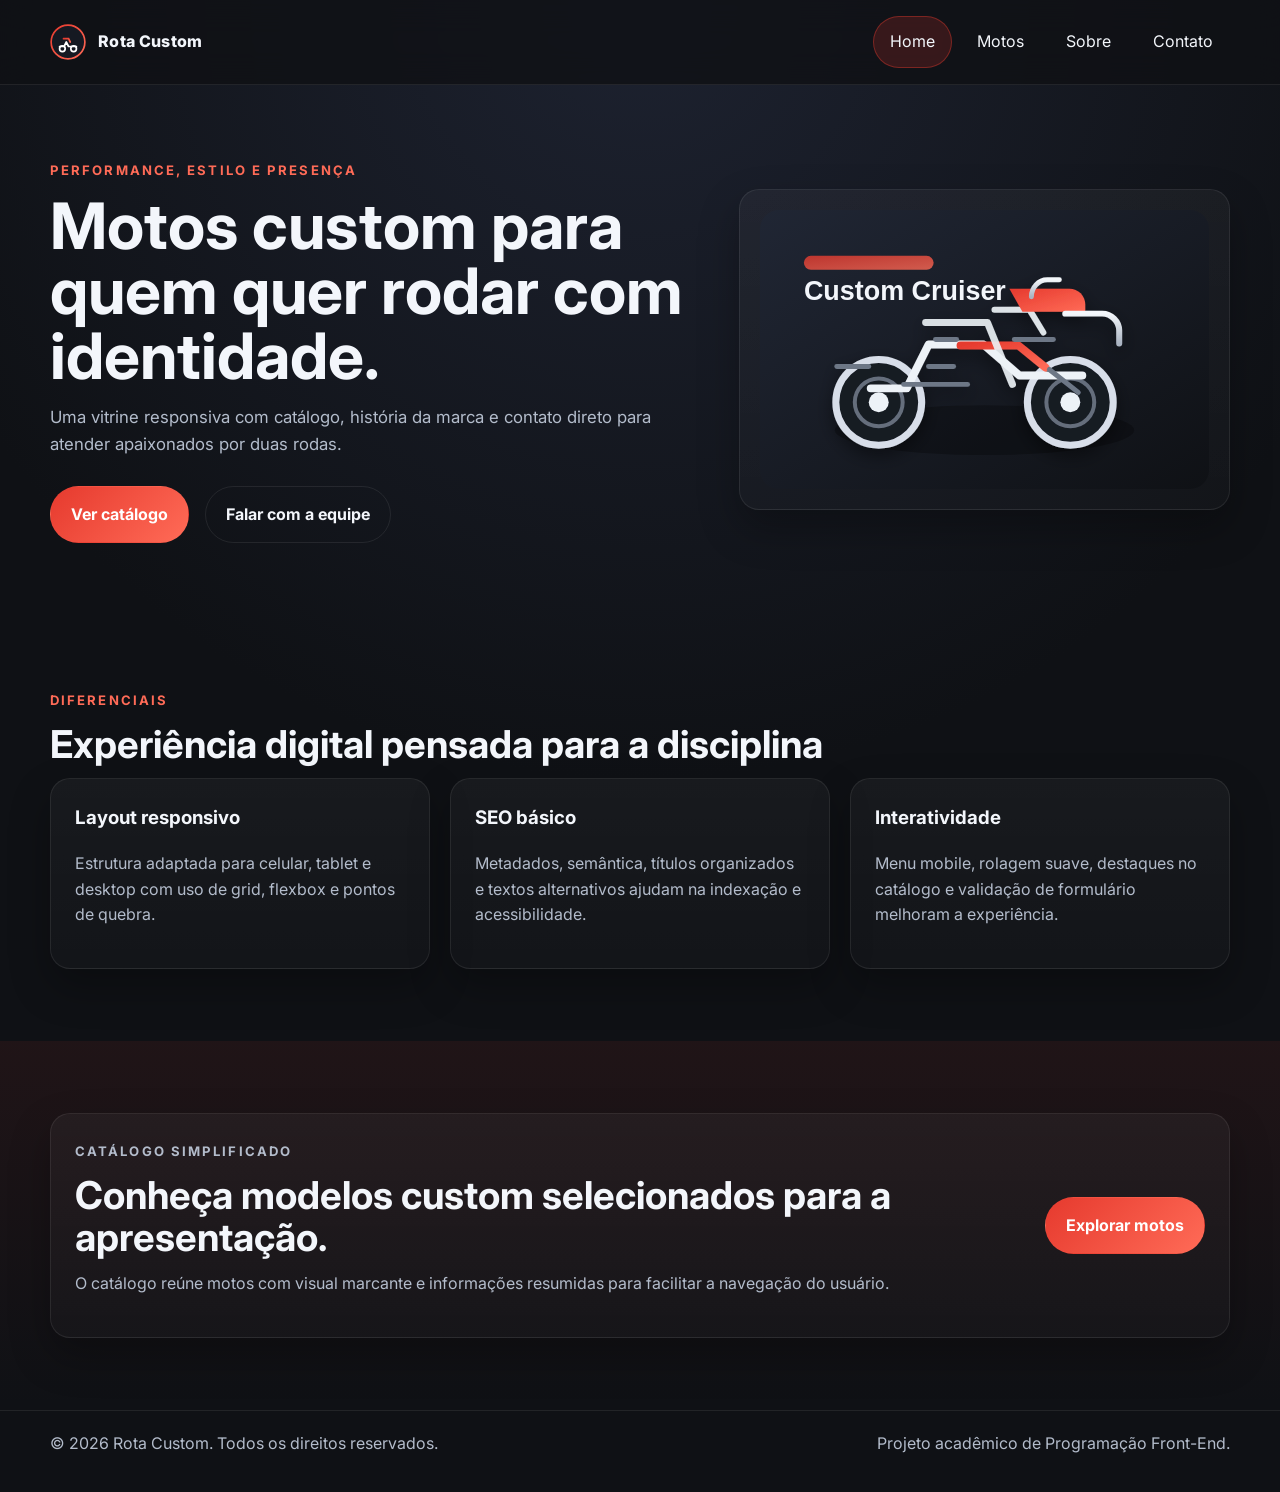
<file: index.html>
<!doctype html>
<html lang="pt-BR">
  <head>
    <meta charset="utf-8" />
    <meta name="viewport" content="width=device-width, initial-scale=1" />
    <meta
      name="description"
      content="Rota Custom: concessionária de motos custom com catálogo, história da marca e formulário de contato responsivo."
    />
    <meta
      name="keywords"
      content="motos custom, concessionária, catálogo de motos, motos clássicas, contato"
    />
    <meta name="author" content="Rota Custom" />
    <meta
      property="og:title"
      content="Rota Custom | Concessionária de motos custom"
    />
    <meta
      property="og:description"
      content="Conheça modelos custom, destaque da marca e entre em contato com a Rota Custom."
    />
    <meta property="og:type" content="website" />
    <title>Rota Custom | Concessionária de motos custom</title>
    <link rel="preconnect" href="https://fonts.googleapis.com" />
    <link rel="preconnect" href="https://fonts.gstatic.com" crossorigin />
    <link
      href="https://fonts.googleapis.com/css2?family=Inter:wght@400;500;600;700;800&display=swap"
      rel="stylesheet"
    />
    <link rel="stylesheet" href="css/style.css" />
    <script defer src="https://code.jquery.com/jquery-3.7.1.min.js"></script>
    <script defer src="js/script.js"></script>
  </head>
  <body>
    <a class="skip-link" href="#conteudo">Pular para o conteúdo</a>
    <header class="site-header">
      <div class="container header-bar">
        <a
          class="brand"
          href="index.html"
          aria-label="Rota Custom, página inicial"
        >
          <img
            src="img/logo.svg"
            alt="Logotipo Rota Custom"
            class="brand-logo"
          />
          <span>Rota Custom</span>
        </a>
        <button
          class="menu-button"
          type="button"
          aria-expanded="false"
          aria-controls="nav-principal"
          data-menu-button
        >
          Menu
        </button>
        <nav class="site-nav" id="nav-principal" data-nav>
          <a href="index.html" aria-current="page">Home</a>
          <a href="motos.html">Motos</a>
          <a href="sobre.html">Sobre</a>
          <a href="contato.html">Contato</a>
        </nav>
      </div>
    </header>

    <main id="conteudo">
      <section class="hero section">
        <div class="container hero-grid">
          <div class="hero-copy">
            <p class="eyebrow">Performance, estilo e presença</p>
            <h1>Motos custom para quem quer rodar com identidade.</h1>
            <p class="lead">
              Uma vitrine responsiva com catálogo, história da marca e contato
              direto para atender apaixonados por duas rodas.
            </p>
            <div class="hero-actions">
              <a class="button button-primary" href="motos.html" data-scroll
                >Ver catálogo</a
              >
              <a class="button button-secondary" href="contato.html"
                >Falar com a equipe</a
              >
            </div>
          </div>
          <div class="hero-media card card-media">
            <img
              src="img/hero-moto.svg"
              alt="Ilustração de uma moto custom em destaque"
            />
          </div>
        </div>
      </section>

      <section class="section">
        <div class="container">
          <div class="section-heading">
            <p class="eyebrow">Diferenciais</p>
            <h2>Experiência digital pensada para a disciplina</h2>
          </div>
          <div class="feature-grid">
            <article class="card feature-card">
              <h3>Layout responsivo</h3>
              <p>
                Estrutura adaptada para celular, tablet e desktop com uso de
                grid, flexbox e pontos de quebra.
              </p>
            </article>
            <article class="card feature-card">
              <h3>SEO básico</h3>
              <p>
                Metadados, semântica, títulos organizados e textos alternativos
                ajudam na indexação e acessibilidade.
              </p>
            </article>
            <article class="card feature-card">
              <h3>Interatividade</h3>
              <p>
                Menu mobile, rolagem suave, destaques no catálogo e validação de
                formulário melhoram a experiência.
              </p>
            </article>
          </div>
        </div>
      </section>

      <section class="section section-accent">
        <div class="container cta-banner card">
          <div>
            <p class="eyebrow">Catálogo simplificado</p>
            <h2>Conheça modelos custom selecionados para a apresentação.</h2>
            <p>
              O catálogo reúne motos com visual marcante e informações resumidas
              para facilitar a navegação do usuário.
            </p>
          </div>
          <a class="button button-primary" href="motos.html">Explorar motos</a>
        </div>
      </section>
    </main>

    <footer class="site-footer">
      <div class="container footer-grid">
        <p>
          &copy; <span data-year></span> Rota Custom. Todos os direitos
          reservados.
        </p>
        <p>Projeto acadêmico de Programação Front-End.</p>
      </div>
    </footer>
  </body>
</html>
</file>
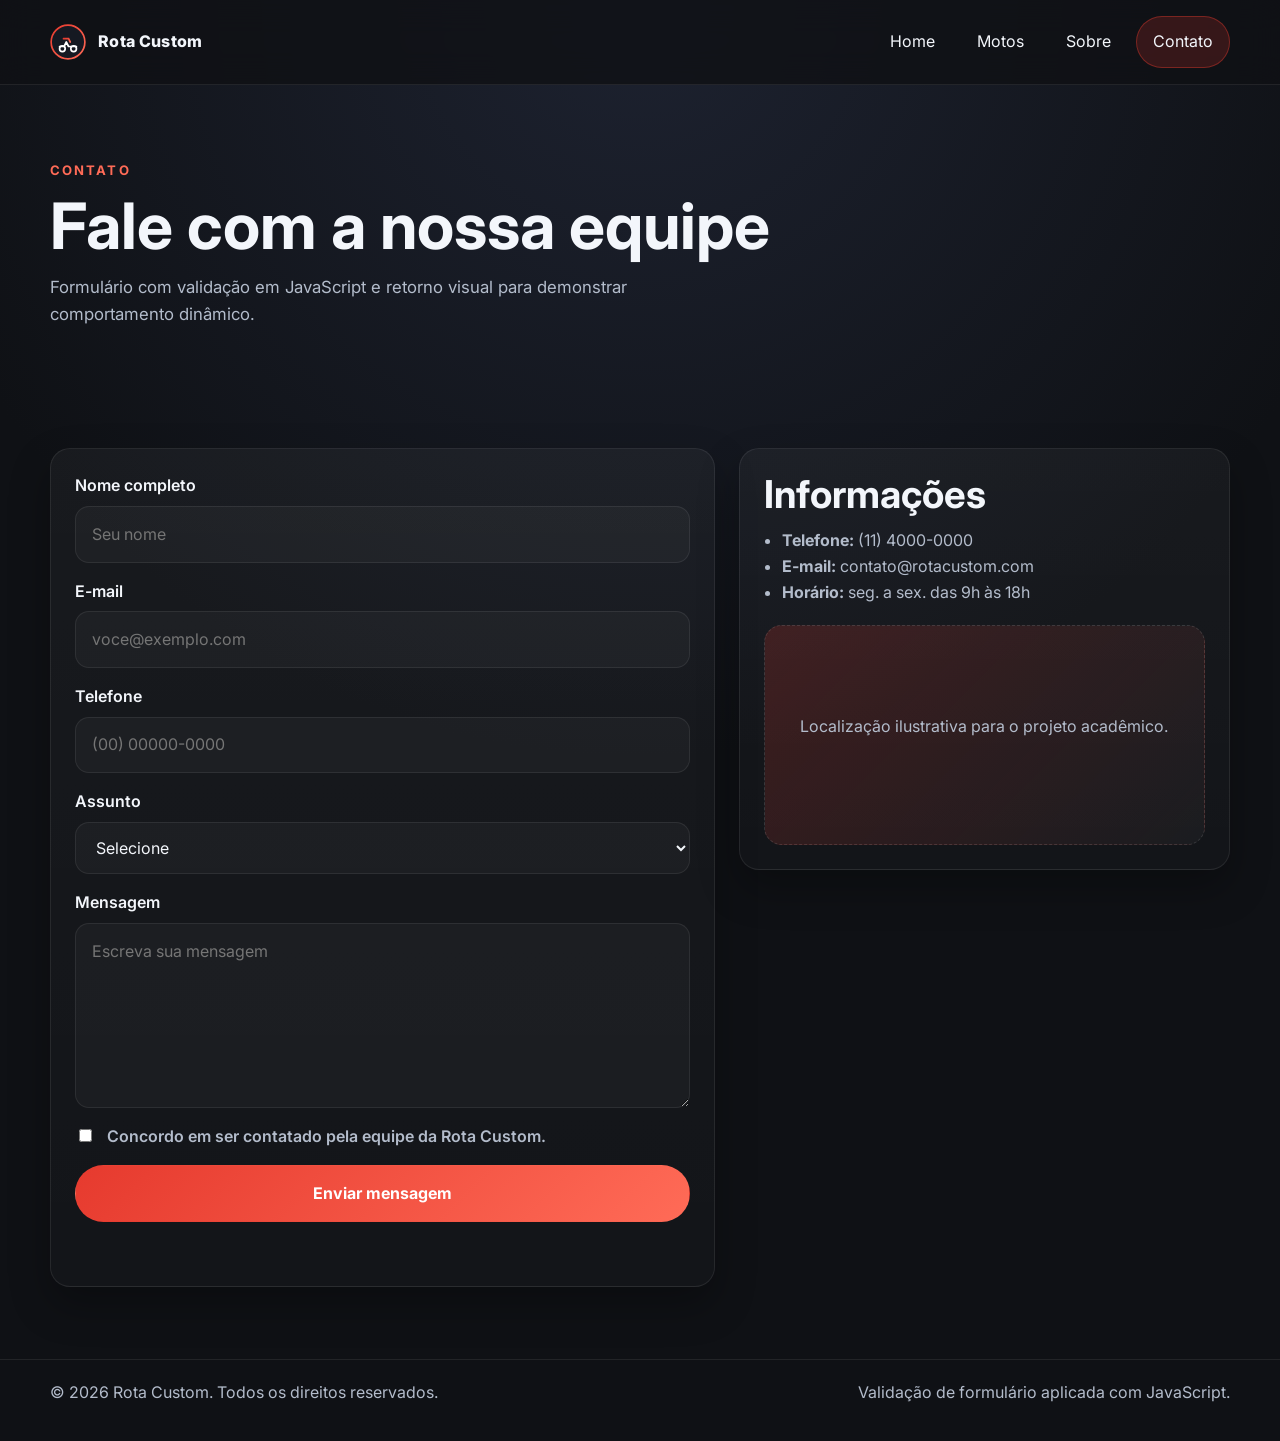
<file: contato.html>
<!doctype html>
<html lang="pt-BR">
  <head>
    <meta charset="utf-8" />
    <meta name="viewport" content="width=device-width, initial-scale=1" />
    <meta
      name="description"
      content="Entre em contato com a Rota Custom por meio de formulário validado em JavaScript."
    />
    <title>Rota Custom | Contato</title>
    <link rel="preconnect" href="https://fonts.googleapis.com" />
    <link rel="preconnect" href="https://fonts.gstatic.com" crossorigin />
    <link
      href="https://fonts.googleapis.com/css2?family=Inter:wght@400;500;600;700;800&display=swap"
      rel="stylesheet"
    />
    <link rel="stylesheet" href="css/style.css" />
    <script defer src="https://code.jquery.com/jquery-3.7.1.min.js"></script>
    <script defer src="js/script.js"></script>
  </head>
  <body>
    <a class="skip-link" href="#conteudo">Pular para o conteúdo</a>
    <header class="site-header">
      <div class="container header-bar">
        <a
          class="brand"
          href="index.html"
          aria-label="Rota Custom, página inicial"
        >
          <img
            src="img/logo.svg"
            alt="Logotipo Rota Custom"
            class="brand-logo"
          />
          <span>Rota Custom</span>
        </a>
        <button
          class="menu-button"
          type="button"
          aria-expanded="false"
          aria-controls="nav-principal"
          data-menu-button
        >
          Menu
        </button>
        <nav class="site-nav" id="nav-principal" data-nav>
          <a href="index.html">Home</a>
          <a href="motos.html">Motos</a>
          <a href="sobre.html">Sobre</a>
          <a href="contato.html" aria-current="page">Contato</a>
        </nav>
      </div>
    </header>

    <main id="conteudo">
      <section class="section page-header">
        <div class="container">
          <p class="eyebrow">Contato</p>
          <h1>Fale com a nossa equipe</h1>
          <p class="lead">
            Formulário com validação em JavaScript e retorno visual para
            demonstrar comportamento dinâmico.
          </p>
        </div>
      </section>

      <section class="section">
        <div class="container contact-grid">
          <form class="card contact-form" id="contactForm" novalidate>
            <div class="field-group">
              <label for="name">Nome completo</label>
              <input
                type="text"
                id="name"
                name="name"
                autocomplete="name"
                required
                minlength="3"
                placeholder="Seu nome"
              />
            </div>
            <div class="field-group">
              <label for="email">E-mail</label>
              <input
                type="email"
                id="email"
                name="email"
                autocomplete="email"
                required
                placeholder="voce@exemplo.com"
              />
            </div>
            <div class="field-group">
              <label for="phone">Telefone</label>
              <input
                type="tel"
                id="phone"
                name="phone"
                autocomplete="tel"
                placeholder="(00) 00000-0000"
              />
            </div>
            <div class="field-group">
              <label for="subject">Assunto</label>
              <select id="subject" name="subject" required>
                <option value="">Selecione</option>
                <option>Informações sobre motos</option>
                <option>Agendar visita</option>
                <option>Suporte comercial</option>
              </select>
            </div>
            <div class="field-group">
              <label for="message">Mensagem</label>
              <textarea
                id="message"
                name="message"
                rows="6"
                required
                minlength="10"
                placeholder="Escreva sua mensagem"
              ></textarea>
            </div>
            <label class="checkbox-field">
              <input type="checkbox" id="privacy" name="privacy" required />
              <span>Concordo em ser contatado pela equipe da Rota Custom.</span>
            </label>
            <button class="button button-primary" type="submit">
              Enviar mensagem
            </button>
            <p
              class="form-message"
              id="formMessage"
              role="status"
              aria-live="polite"
            ></p>
          </form>

          <aside class="card contact-info">
            <h2>Informações</h2>
            <ul>
              <li><strong>Telefone:</strong> (11) 4000-0000</li>
              <li><strong>E-mail:</strong> contato@rotacustom.com</li>
              <li><strong>Horário:</strong> seg. a sex. das 9h às 18h</li>
            </ul>
            <div class="map-box" aria-label="Mapa ilustrativo da localização">
              <p>Localização ilustrativa para o projeto acadêmico.</p>
            </div>
          </aside>
        </div>
      </section>
    </main>

    <footer class="site-footer">
      <div class="container footer-grid">
        <p>
          &copy; <span data-year></span> Rota Custom. Todos os direitos
          reservados.
        </p>
        <p>Validação de formulário aplicada com JavaScript.</p>
      </div>
    </footer>
  </body>
</html>
</file>
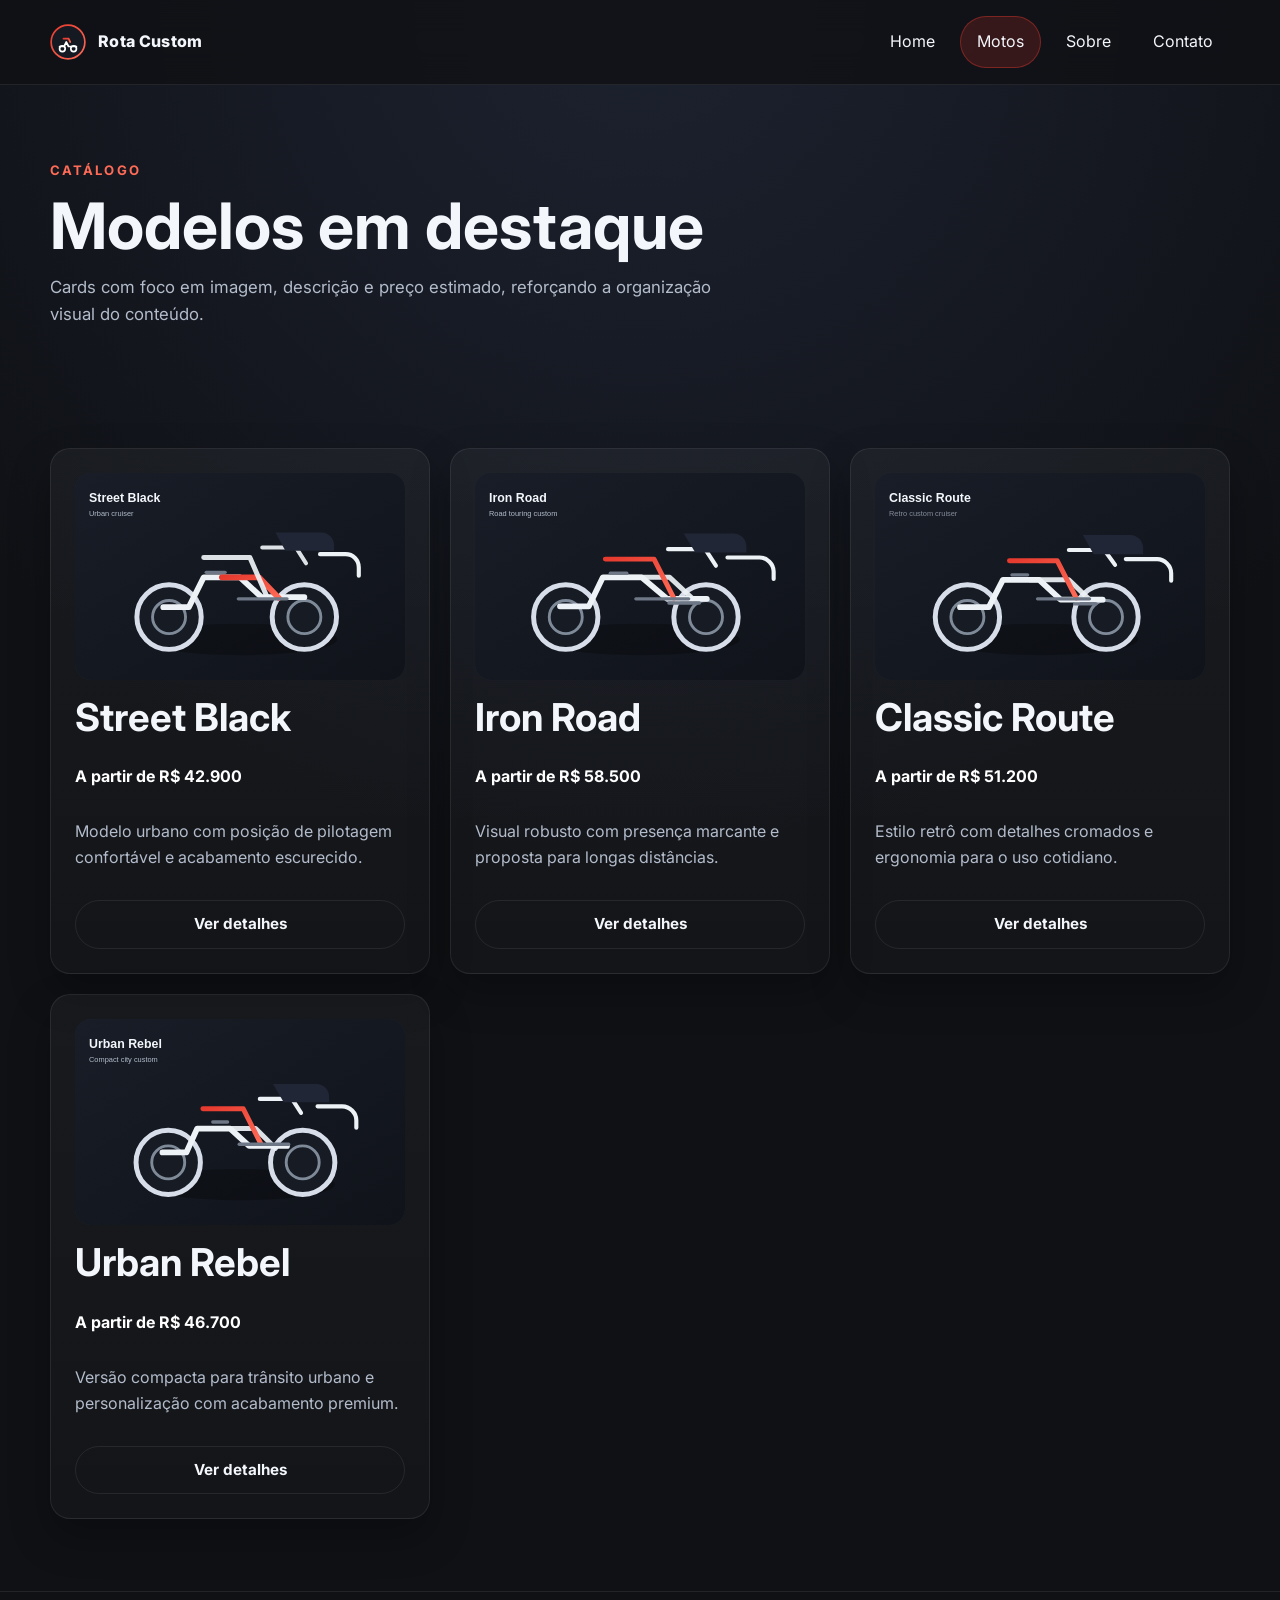
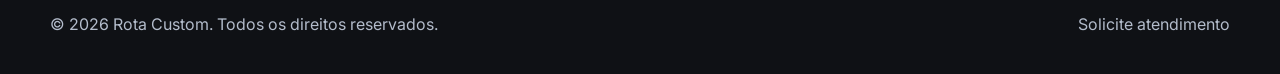
<file: motos.html>
<!doctype html>
<html lang="pt-BR">
  <head>
    <meta charset="utf-8" />
    <meta name="viewport" content="width=device-width, initial-scale=1" />
    <meta
      name="description"
      content="Catálogo de motos custom da Rota Custom com modelos selecionados e detalhes interativos."
    />
    <title>Rota Custom | Motos</title>
    <link rel="preconnect" href="https://fonts.googleapis.com" />
    <link rel="preconnect" href="https://fonts.gstatic.com" crossorigin />
    <link
      href="https://fonts.googleapis.com/css2?family=Inter:wght@400;500;600;700;800&display=swap"
      rel="stylesheet"
    />
    <link rel="stylesheet" href="css/style.css" />
    <script defer src="https://code.jquery.com/jquery-3.7.1.min.js"></script>
    <script defer src="js/script.js"></script>
  </head>
  <body>
    <a class="skip-link" href="#conteudo">Pular para o conteúdo</a>
    <header class="site-header">
      <div class="container header-bar">
        <a
          class="brand"
          href="index.html"
          aria-label="Rota Custom, página inicial"
        >
          <img
            src="img/logo.svg"
            alt="Logotipo Rota Custom"
            class="brand-logo"
          />
          <span>Rota Custom</span>
        </a>
        <button
          class="menu-button"
          type="button"
          aria-expanded="false"
          aria-controls="nav-principal"
          data-menu-button
        >
          Menu
        </button>
        <nav class="site-nav" id="nav-principal" data-nav>
          <a href="index.html">Home</a>
          <a href="motos.html" aria-current="page">Motos</a>
          <a href="sobre.html">Sobre</a>
          <a href="contato.html">Contato</a>
        </nav>
      </div>
    </header>

    <main id="conteudo">
      <section class="section page-header">
        <div class="container">
          <p class="eyebrow">Catálogo</p>
          <h1>Modelos em destaque</h1>
          <p class="lead">
            Cards com foco em imagem, descrição e preço estimado, reforçando a
            organização visual do conteúdo.
          </p>
        </div>
      </section>

      <section class="section">
        <div class="container card-grid">
          <article class="card moto-card">
            <img src="img/moto-street.svg" alt="Moto custom Street Black" />
            <div class="card-body">
              <h2>Street Black</h2>
              <p class="price">A partir de R$ 42.900</p>
              <p>
                Modelo urbano com posição de pilotagem confortável e acabamento
                escurecido.
              </p>
              <button
                class="button button-secondary button-small"
                type="button"
                data-toggle-details
                aria-expanded="false"
              >
                Ver detalhes
              </button>
              <div class="card-details" hidden>
                <ul>
                  <li>Motor 750cc</li>
                  <li>Tanque customizado</li>
                  <li>Painel digital compacto</li>
                </ul>
              </div>
            </div>
          </article>

          <article class="card moto-card">
            <img src="img/moto-custom.svg" alt="Moto custom Iron Road" />
            <div class="card-body">
              <h2>Iron Road</h2>
              <p class="price">A partir de R$ 58.500</p>
              <p>
                Visual robusto com presença marcante e proposta para longas
                distâncias.
              </p>
              <button
                class="button button-secondary button-small"
                type="button"
                data-toggle-details
                aria-expanded="false"
              >
                Ver detalhes
              </button>
              <div class="card-details" hidden>
                <ul>
                  <li>Suspensão reforçada</li>
                  <li>Escape esportivo</li>
                  <li>Assento premium</li>
                </ul>
              </div>
            </div>
          </article>

          <article class="card moto-card">
            <img src="img/moto-classic.svg" alt="Moto custom Classic Route" />
            <div class="card-body">
              <h2>Classic Route</h2>
              <p class="price">A partir de R$ 51.200</p>
              <p>
                Estilo retrô com detalhes cromados e ergonomia para o uso
                cotidiano.
              </p>
              <button
                class="button button-secondary button-small"
                type="button"
                data-toggle-details
                aria-expanded="false"
              >
                Ver detalhes
              </button>
              <div class="card-details" hidden>
                <ul>
                  <li>Design retrô</li>
                  <li>Iluminação full LED</li>
                  <li>Assinatura cromada</li>
                </ul>
              </div>
            </div>
          </article>

          <article class="card moto-card">
            <img src="img/moto-urban.svg" alt="Moto custom Urban Rebel" />
            <div class="card-body">
              <h2>Urban Rebel</h2>
              <p class="price">A partir de R$ 46.700</p>
              <p>
                Versão compacta para trânsito urbano e personalização com
                acabamento premium.
              </p>
              <button
                class="button button-secondary button-small"
                type="button"
                data-toggle-details
                aria-expanded="false"
              >
                Ver detalhes
              </button>
              <div class="card-details" hidden>
                <ul>
                  <li>Chassi leve</li>
                  <li>Freio ABS</li>
                  <li>Banco bipartido</li>
                </ul>
              </div>
            </div>
          </article>
        </div>
      </section>
    </main>

    <footer class="site-footer">
      <div class="container footer-grid">
        <p>
          &copy; <span data-year></span> Rota Custom. Todos os direitos
          reservados.
        </p>
        <p><a href="contato.html">Solicite atendimento</a></p>
      </div>
    </footer>
  </body>
</html>
</file>
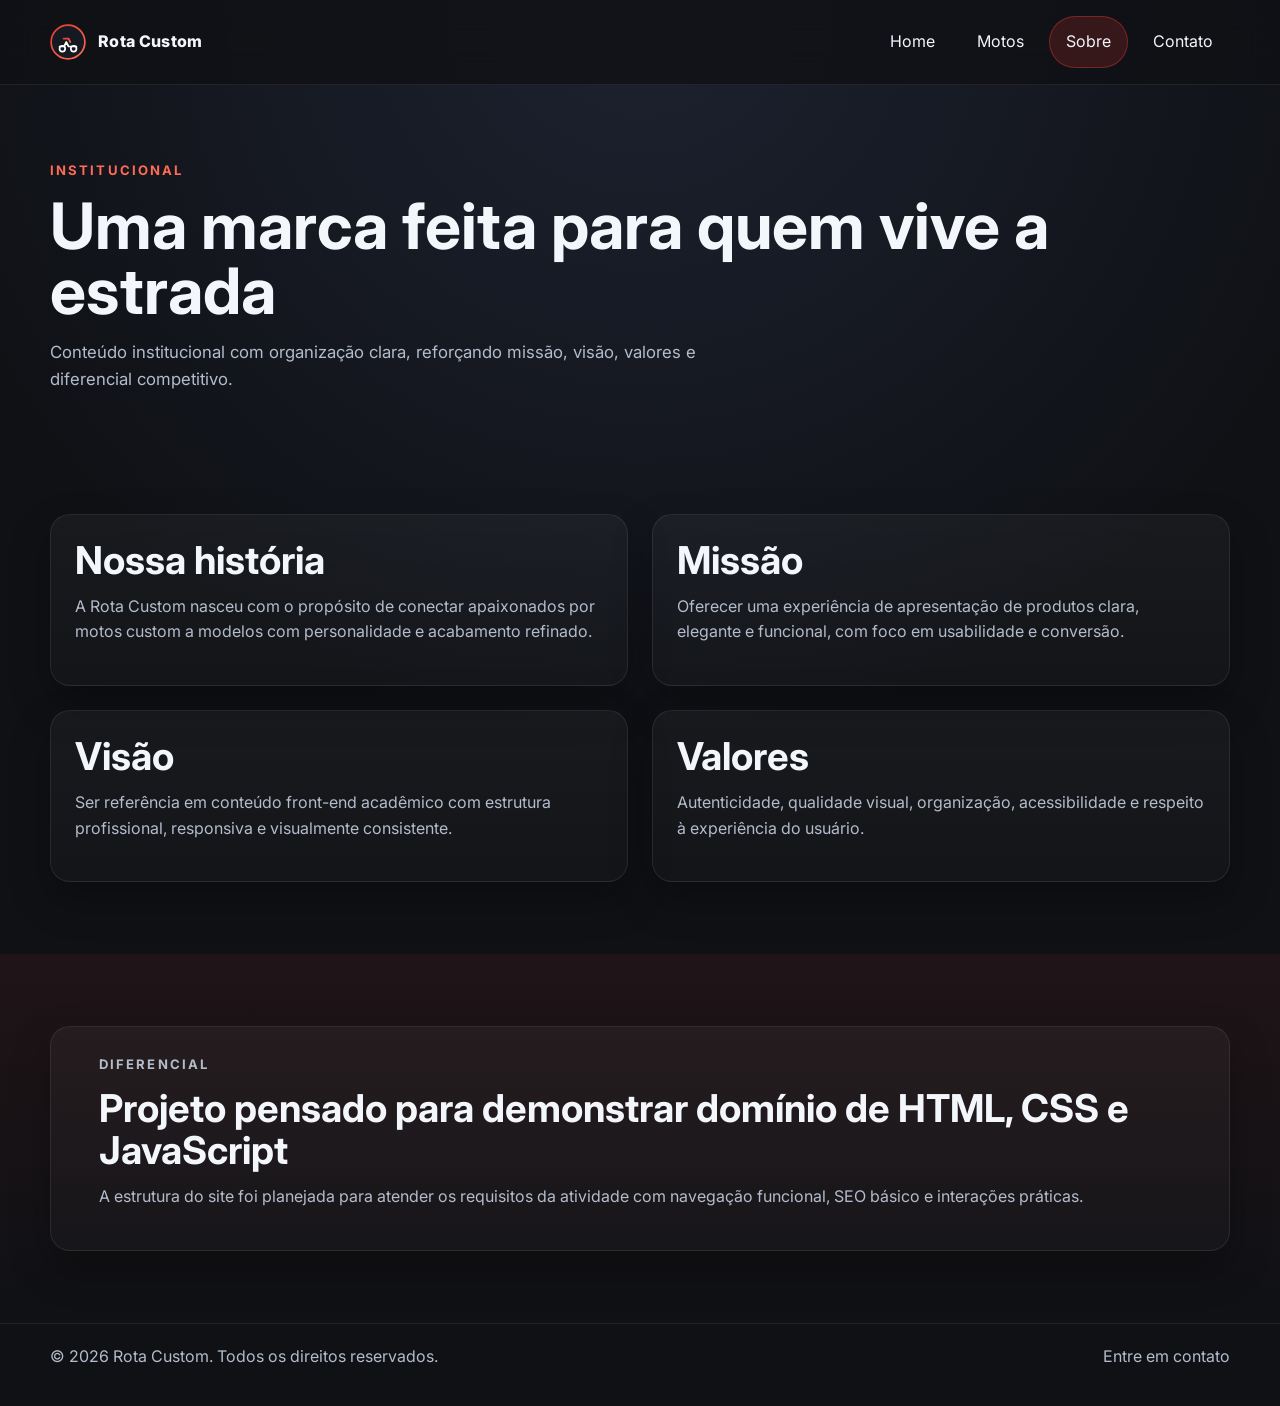
<file: sobre.html>
<!doctype html>
<html lang="pt-BR">
  <head>
    <meta charset="utf-8" />
    <meta name="viewport" content="width=device-width, initial-scale=1" />
    <meta
      name="description"
      content="Saiba mais sobre a Rota Custom, sua história, missão, visão e valores."
    />
    <title>Rota Custom | Sobre</title>
    <link rel="preconnect" href="https://fonts.googleapis.com" />
    <link rel="preconnect" href="https://fonts.gstatic.com" crossorigin />
    <link
      href="https://fonts.googleapis.com/css2?family=Inter:wght@400;500;600;700;800&display=swap"
      rel="stylesheet"
    />
    <link rel="stylesheet" href="css/style.css" />
    <script defer src="https://code.jquery.com/jquery-3.7.1.min.js"></script>
    <script defer src="js/script.js"></script>
  </head>
  <body>
    <a class="skip-link" href="#conteudo">Pular para o conteúdo</a>
    <header class="site-header">
      <div class="container header-bar">
        <a
          class="brand"
          href="index.html"
          aria-label="Rota Custom, página inicial"
        >
          <img
            src="img/logo.svg"
            alt="Logotipo Rota Custom"
            class="brand-logo"
          />
          <span>Rota Custom</span>
        </a>
        <button
          class="menu-button"
          type="button"
          aria-expanded="false"
          aria-controls="nav-principal"
          data-menu-button
        >
          Menu
        </button>
        <nav class="site-nav" id="nav-principal" data-nav>
          <a href="index.html">Home</a>
          <a href="motos.html">Motos</a>
          <a href="sobre.html" aria-current="page">Sobre</a>
          <a href="contato.html">Contato</a>
        </nav>
      </div>
    </header>

    <main id="conteudo">
      <section class="section page-header">
        <div class="container">
          <p class="eyebrow">Institucional</p>
          <h1>Uma marca feita para quem vive a estrada</h1>
          <p class="lead">
            Conteúdo institucional com organização clara, reforçando missão,
            visão, valores e diferencial competitivo.
          </p>
        </div>
      </section>

      <section class="section">
        <div class="container about-grid">
          <article class="card info-card">
            <h2>Nossa história</h2>
            <p>
              A Rota Custom nasceu com o propósito de conectar apaixonados por
              motos custom a modelos com personalidade e acabamento refinado.
            </p>
          </article>
          <article class="card info-card">
            <h2>Missão</h2>
            <p>
              Oferecer uma experiência de apresentação de produtos clara,
              elegante e funcional, com foco em usabilidade e conversão.
            </p>
          </article>
          <article class="card info-card">
            <h2>Visão</h2>
            <p>
              Ser referência em conteúdo front-end acadêmico com estrutura
              profissional, responsiva e visualmente consistente.
            </p>
          </article>
          <article class="card info-card">
            <h2>Valores</h2>
            <p>
              Autenticidade, qualidade visual, organização, acessibilidade e
              respeito à experiência do usuário.
            </p>
          </article>
        </div>
      </section>

      <section class="section section-accent">
        <div class="container split-banner card">
          <img
            src="img/hero-moto.svg"
            alt="Ilustração de moto custom em destaque"
          />
          <div>
            <p class="eyebrow">Diferencial</p>
            <h2>
              Projeto pensado para demonstrar domínio de HTML, CSS e JavaScript
            </h2>
            <p>
              A estrutura do site foi planejada para atender os requisitos da
              atividade com navegação funcional, SEO básico e interações
              práticas.
            </p>
          </div>
        </div>
      </section>
    </main>

    <footer class="site-footer">
      <div class="container footer-grid">
        <p>
          &copy; <span data-year></span> Rota Custom. Todos os direitos
          reservados.
        </p>
        <p><a href="contato.html">Entre em contato</a></p>
      </div>
    </footer>
  </body>
</html>
</file>
<file: css/style.css>
:root {
  --bg: #0f1115;
  --bg-alt: #151922;
  --surface: #1a1f29;
  --surface-2: #202634;
  --text: #f3f6fb;
  --muted: #b3bccb;
  --accent: #e63a2e;
  --accent-2: #ff6b57;
  --line: rgba(255, 255, 255, 0.08);
  --shadow: 0 18px 40px rgba(0, 0, 0, 0.28);
  --radius: 20px;
  --container: 1180px;
}

* {
  box-sizing: border-box;
}

html {
  scroll-behavior: smooth;
}

body {
  margin: 0;
  font-family:
    "Inter",
    system-ui,
    -apple-system,
    BlinkMacSystemFont,
    "Segoe UI",
    sans-serif;
  background: radial-gradient(circle at top, #1d2230 0%, var(--bg) 48%);
  color: var(--text);
  line-height: 1.6;
}

img {
  max-width: 100%;
  display: block;
}

a {
  color: inherit;
  text-decoration: none;
}

button,
input,
select,
textarea {
  font: inherit;
}

.container {
  width: min(100% - 2rem, var(--container));
  margin: 0 auto;
}

.skip-link {
  position: absolute;
  left: -999px;
  top: 1rem;
  background: var(--accent);
  color: white;
  padding: 0.75rem 1rem;
  border-radius: 999px;
  z-index: 1000;
}

.skip-link:focus {
  left: 1rem;
}

.site-header {
  position: sticky;
  top: 0;
  z-index: 100;
  backdrop-filter: blur(16px);
  background: rgba(15, 17, 21, 0.8);
  border-bottom: 1px solid var(--line);
}

.header-bar {
  display: flex;
  align-items: center;
  justify-content: space-between;
  gap: 1rem;
  padding: 1rem 0;
}

.brand {
  display: inline-flex;
  align-items: center;
  gap: 0.75rem;
  font-weight: 800;
  letter-spacing: 0.02em;
}

.brand-logo {
  width: 2.25rem;
  height: 2.25rem;
}

.site-nav {
  display: flex;
  align-items: center;
  gap: 0.5rem;
}

.site-nav a,
.menu-button {
  border: 1px solid transparent;
  border-radius: 999px;
  padding: 0.75rem 1rem;
  transition: all 0.25s ease;
}

.site-nav a:hover,
.site-nav a[aria-current="page"] {
  background: rgba(230, 58, 46, 0.18);
  border-color: rgba(230, 58, 46, 0.4);
}

.menu-button {
  display: none;
  background: var(--surface);
  color: var(--text);
  border-color: var(--line);
}

.section {
  padding: 4.5rem 0;
}

.page-header {
  padding-bottom: 2rem;
}

.eyebrow {
  display: inline-block;
  margin: 0 0 0.75rem;
  color: var(--accent-2);
  text-transform: uppercase;
  letter-spacing: 0.16em;
  font-size: 0.82rem;
  font-weight: 700;
}

h1,
h2,
h3,
p {
  margin-top: 0;
}

h1 {
  font-size: clamp(2.5rem, 5vw, 4.8rem);
  line-height: 1.02;
  margin-bottom: 1rem;
}

h2 {
  font-size: clamp(1.8rem, 3vw, 2.6rem);
  line-height: 1.1;
  margin-bottom: 0.8rem;
}

.lead {
  max-width: 62ch;
  color: var(--muted);
  font-size: 1.05rem;
}

.hero-grid,
.about-grid,
.contact-grid {
  display: grid;
  gap: 1.5rem;
}

.hero-grid {
  grid-template-columns: 1.15fr 0.85fr;
  align-items: center;
}

.hero-actions {
  display: flex;
  flex-wrap: wrap;
  gap: 1rem;
  margin-top: 1.75rem;
}

.button {
  display: inline-flex;
  align-items: center;
  justify-content: center;
  gap: 0.5rem;
  border-radius: 999px;
  border: 1px solid transparent;
  padding: 0.9rem 1.25rem;
  font-weight: 700;
  cursor: pointer;
  transition:
    transform 0.2s ease,
    background 0.2s ease,
    border-color 0.2s ease;
}

.button:hover {
  transform: translateY(-2px);
}

.button-primary {
  background: linear-gradient(135deg, var(--accent), var(--accent-2));
  color: white;
}

.button-secondary {
  background: transparent;
  border-color: var(--line);
  color: var(--text);
}

.button-small {
  padding: 0.7rem 1rem;
  font-size: 0.95rem;
}

.card {
  background: linear-gradient(
    180deg,
    rgba(255, 255, 255, 0.04),
    rgba(255, 255, 255, 0.02)
  );
  border: 1px solid var(--line);
  box-shadow: var(--shadow);
  border-radius: var(--radius);
}

.hero-media {
  padding: 1.25rem;
}

.feature-grid,
.card-grid {
  display: grid;
  grid-template-columns: repeat(3, minmax(0, 1fr));
  gap: 1.25rem;
}

.feature-card,
.info-card,
.moto-card,
.contact-form,
.contact-info,
.cta-banner,
.split-banner {
  padding: 1.5rem;
}

.feature-card p,
.info-card p,
.moto-card p,
.contact-info li,
.cta-banner p,
.split-banner p {
  color: var(--muted);
}

.section-accent {
  background: linear-gradient(180deg, rgba(230, 58, 46, 0.08), transparent);
}

.cta-banner,
.split-banner {
  display: grid;
  grid-template-columns: 1fr auto;
  align-items: center;
  gap: 1.5rem;
}

.split-banner img {
  max-width: 420px;
  width: 100%;
}

.moto-card img {
  border-radius: 16px;
  background: var(--surface-2);
  margin-bottom: 1rem;
}

.price {
  color: white !important;
  font-weight: 700;
}

.card-body {
  display: grid;
  gap: 0.85rem;
}

.card-details {
  padding-top: 0.35rem;
}

.card-details ul,
.contact-info ul {
  margin: 0;
  padding-left: 1.15rem;
  color: var(--muted);
}

.about-grid {
  grid-template-columns: repeat(2, minmax(0, 1fr));
}

.contact-grid {
  grid-template-columns: 1.15fr 0.85fr;
  align-items: start;
}

.contact-form {
  display: grid;
  gap: 1rem;
}

.field-group {
  display: grid;
  gap: 0.45rem;
}

.field-group label,
.checkbox-field {
  font-weight: 600;
}

.field-group input,
.field-group select,
.field-group textarea {
  width: 100%;
  border-radius: 14px;
  border: 1px solid var(--line);
  background: rgba(255, 255, 255, 0.03);
  color: var(--text);
  padding: 0.9rem 1rem;
}

.field-group input:focus,
.field-group select:focus,
.field-group textarea:focus {
  outline: 2px solid rgba(230, 58, 46, 0.45);
  border-color: rgba(230, 58, 46, 0.65);
}

.checkbox-field {
  display: flex;
  gap: 0.75rem;
  align-items: flex-start;
  color: var(--muted);
}

.checkbox-field input {
  margin-top: 0.35rem;
}

.form-message {
  min-height: 1.5rem;
  margin: 0;
  font-weight: 600;
}

.map-box {
  display: grid;
  place-items: center;
  min-height: 220px;
  margin-top: 1.25rem;
  border-radius: 18px;
  background: linear-gradient(
    135deg,
    rgba(230, 58, 46, 0.2),
    rgba(255, 255, 255, 0.03)
  );
  border: 1px dashed rgba(255, 255, 255, 0.12);
  text-align: center;
  color: var(--muted);
  padding: 1rem;
}

.site-footer {
  border-top: 1px solid var(--line);
  padding: 1.25rem 0;
  color: var(--muted);
}

.footer-grid {
  display: flex;
  justify-content: space-between;
  gap: 1rem;
  flex-wrap: wrap;
}

.site-nav.is-open {
  display: flex;
}

@media (max-width: 900px) {
  .hero-grid,
  .contact-grid,
  .cta-banner,
  .split-banner,
  .feature-grid,
  .card-grid {
    grid-template-columns: 1fr;
  }

  .about-grid {
    grid-template-columns: 1fr;
  }

  .site-nav {
    display: none;
    position: absolute;
    top: 100%;
    right: 1rem;
    left: 1rem;
    flex-direction: column;
    align-items: stretch;
    padding: 1rem;
    margin-top: 0.75rem;
    background: rgba(21, 25, 34, 0.98);
    border: 1px solid var(--line);
    border-radius: 18px;
    box-shadow: var(--shadow);
  }

  .site-header {
    position: sticky;
  }

  .header-bar {
    position: relative;
  }

  .menu-button {
    display: inline-flex;
  }
}

@media (max-width: 560px) {
  .section {
    padding: 3.5rem 0;
  }

  .hero-actions,
  .footer-grid {
    flex-direction: column;
  }

  .button,
  .site-nav a,
  .menu-button {
    width: 100%;
  }
}
</file>
